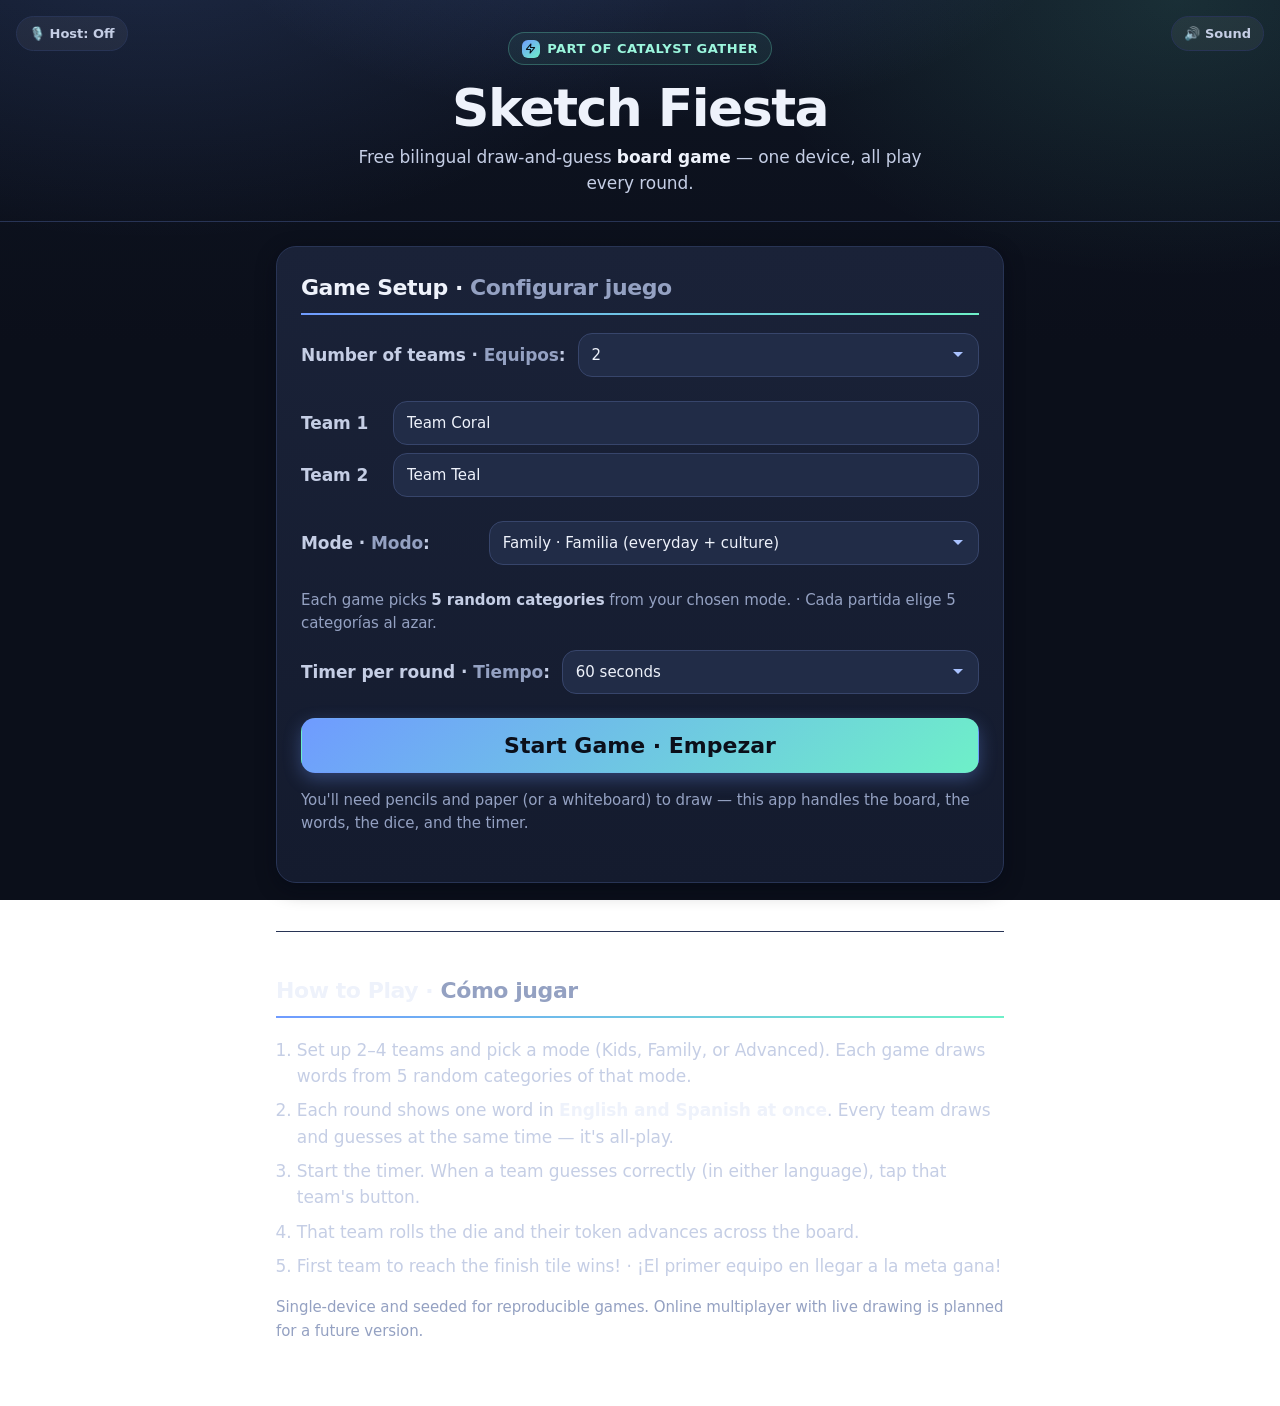
<file: index.html>
<!doctype html>
<html lang="en">
<head>
<meta charset="utf-8">
<meta name="viewport" content="width=device-width, initial-scale=1">
<title>Sketch Fiesta — Free English/Spanish Draw-and-Guess Board Game</title>
<meta name="description" content="Free bilingual draw-and-guess BOARD game for English and Spanish-speaking families. Move your team across the board, all-play rounds, words shown in both languages at once, seeded dice, built-in timer with sound.">
<meta property="og:type" content="website">
<meta property="og:url" content="https://tonatihuai2026.github.io/bilingual-pictionary-game/">
<meta property="og:title" content="Sketch Fiesta — Free English/Spanish Draw-and-Guess Board Game">
<meta property="og:description" content="Free bilingual draw-and-guess board game for mixed English/Spanish-speaking families. No account, no app store, runs in your browser.">
<meta name="twitter:card" content="summary">
<meta name="google-site-verification" content="vcQAwsOMbG5UuDanWVq7T7KQQGwqCF837cfBN2HMVBc" />
<meta name="google-adsense-account" content="ca-pub-8781477226668093">
<script async src="https://pagead2.googlesyndication.com/pagead/js/adsbygoogle.js?client=ca-pub-8781477226668093" crossorigin="anonymous"></script>
<script type="application/ld+json">
{
  "@context": "https://schema.org",
  "@type": "WebApplication",
  "name": "Sketch Fiesta",
  "url": "https://tonatihuai2026.github.io/bilingual-pictionary-game/",
  "applicationCategory": "GameApplication",
  "operatingSystem": "Any (runs in browser)",
  "description": "Free bilingual draw-and-guess board game for English and Spanish-speaking families. Move your team across the board, all-play rounds, words shown in both languages at once.",
  "offers": { "@type": "Offer", "price": "0", "priceCurrency": "USD" }
}
</script>
<link rel="stylesheet" href="styles.css">
<!-- Cloudflare Web Analytics --><script defer src="https://static.cloudflareinsights.com/beacon.min.js" data-cf-beacon='{"token": "37e136ad11054bb6b59179378878a5d6"}'></script><!-- End Cloudflare Web Analytics -->
</head>
<body>
<header>
  <a class="brand-tag" href="https://catalystgather.com/" aria-label="Part of Catalyst Gather">
    <span class="mark" aria-hidden="true">
      <svg viewBox="0 0 24 24" fill="none" stroke="currentColor" stroke-width="2.2" stroke-linecap="round" stroke-linejoin="round"><polygon points="13 2 3 14 12 14 11 22 21 10 12 10 13 2"/></svg>
    </span>
    Part of Catalyst Gather
  </a>
  <h1>Sketch Fiesta</h1>
  <p>Free bilingual draw-and-guess <strong>board game</strong> &mdash; one device, all play every round.</p>
  <button id="hostBtn" class="mute-btn host-btn" type="button" aria-pressed="false" aria-label="Toggle the AI voice host that reads the game aloud" title="Voice host reads the game aloud">🎙️ Host: Off</button>
  <button id="muteBtn" class="mute-btn" type="button" aria-pressed="false" title="Toggle sound">🔊 Sound</button>
</header>
<main>
  <!-- ============ SETUP ============ -->
  <section id="setup">
    <h2>Game Setup &middot; <span lang="es">Configurar juego</span></h2>
    <div class="setup-row">
      <label for="teamCount">Number of teams &middot; <span lang="es">Equipos</span>:</label>
      <select id="teamCount">
        <option value="2" selected>2</option>
        <option value="3">3</option>
        <option value="4">4</option>
      </select>
    </div>
    <div id="teamNames" class="team-names"></div>
    <div class="setup-row">
      <label for="mode">Mode &middot; <span lang="es">Modo</span>:</label>
      <select id="mode">
        <option value="kids">Kids &middot; Niños (simple, easy to draw)</option>
        <option value="family" selected>Family &middot; Familia (everyday + culture)</option>
        <option value="advanced">Advanced &middot; Avanzado (abstract, idioms)</option>
      </select>
    </div>
    <p class="hint">Each game picks <strong>5 random categories</strong> from your chosen mode. &middot; <span lang="es">Cada partida elige 5 categorías al azar.</span></p>
    <div class="setup-row">
      <label for="timerSeconds">Timer per round &middot; <span lang="es">Tiempo</span>:</label>
      <select id="timerSeconds">
        <option value="30">30 seconds</option>
        <option value="60" selected>60 seconds</option>
        <option value="90">90 seconds</option>
        <option value="120">2 minutes</option>
      </select>
    </div>
    <button id="startGame">Start Game &middot; <span lang="es">Empezar</span></button>
    <p class="hint">You'll need pencils and paper (or a whiteboard) to draw &mdash; this app handles the board, the words, the dice, and the timer.</p>
  </section>

  <!-- ============ GAME ============ -->
  <section id="game" style="display:none;">
    <div id="winBanner" class="win-banner" style="display:none;"></div>

    <!-- Slim round indicator (every round is all-play; active team color cue) -->
    <div id="roundBanner" class="round-chip">Round <span id="roundNumber">1</span></div>

    <!-- Phase tabs: Board | Secret Word | Timer -->
    <div class="phase-tabs" role="tablist" aria-label="Game phase">
      <button class="phase-tab" id="tabBoard" role="tab" data-phase="board" aria-selected="false">
        <span class="phase-tab-ico">🗺️</span>
        <span class="phase-tab-label">Board<span lang="es"> · Tablero</span></span>
      </button>
      <button class="phase-tab" id="tabWord" role="tab" data-phase="word" aria-selected="false">
        <span class="phase-tab-ico">🤫</span>
        <span class="phase-tab-label">Secret Word<span lang="es"> · Palabra</span></span>
      </button>
      <button class="phase-tab" id="tabTimer" role="tab" data-phase="timer" aria-selected="false">
        <span class="phase-tab-ico">⏱️</span>
        <span class="phase-tab-label">Timer<span lang="es"> · Tiempo</span></span>
      </button>
    </div>

    <!-- ---- Phase: Board ---- -->
    <div class="phase-view" id="phaseBoard" data-phase="board" role="tabpanel" hidden>
      <h2 class="phase-heading">Board &middot; <span lang="es">Tablero</span>
        <button type="button" class="info-btn" aria-label="About the board" data-info="Track each team's token. The active phase auto-follows the game flow — tap a tab anytime to look around.">ⓘ</button>
      </h2>
      <div id="activeCategories" class="active-cats" aria-label="Active categories this game"></div>

      <!-- Round resolution on the Board: roll the dice, move the winning token.
           Kept ABOVE the board so the "what's next" control is visible without
           scrolling on a phone (item 12). -->
      <div id="rollCard" class="roll-card" hidden>
        <p id="rollWinner" class="roll-winner" aria-live="polite"></p>
        <div id="rollDie" class="roll-die" aria-hidden="true">🎲</div>
        <button id="rollDiceBtn" type="button" class="roll-dice-btn">🎲 Roll dice &middot; <span lang="es">Tira el dado</span></button>
        <div id="rollOutcome" class="roll-result" aria-live="polite"></div>
        <button id="boardNextRound" class="secondary board-next-round" type="button" hidden>Next word &middot; <span lang="es">Siguiente palabra</span></button>
      </div>

      <div id="board" class="board" aria-label="Game board"></div>
    </div>

    <!-- ---- Phase: Secret Word ---- -->
    <div class="phase-view" id="phaseWord" data-phase="word" role="tabpanel" hidden>
      <h2 class="phase-heading">Secret Word &middot; <span lang="es">Palabra secreta</span>
        <button type="button" class="info-btn" aria-label="About the secret word" data-info="Drawer only — take the device privately. Hold to reveal, then draw. Both languages count when you guess! · Solo quien dibuja.">ⓘ</button>
      </h2>
      <div class="word-card">
        <p class="cat-tag">Category &middot; <span lang="es">Categoría</span>: <span id="wordCat">—</span></p>
        <div class="word-row">
          <span class="lang-label">EN</span>
          <span id="wordEn" class="word">???</span>
        </div>
        <div class="word-row">
          <span class="lang-label">ES</span>
          <span id="wordEs" class="word">???</span>
        </div>
        <button id="revealBtn" class="reveal-btn" type="button" aria-pressed="false">
          👁️ Hold to reveal &middot; <span lang="es">Mantén para ver</span>
        </button>

        <!-- Pre-roll: device-handoff countdown that starts the round timer -->
        <button id="wordStartTimer" class="word-start-timer" type="button">
          ▶ Start Timer &middot; <span lang="es">Iniciar cronómetro</span>
        </button>
        <div id="preroll" class="preroll" hidden aria-live="assertive">
          <p class="preroll-label">Get ready! &middot; <span lang="es">¡Prepárate!</span></p>
          <div id="prerollCount" class="preroll-count">5</div>
          <button id="prerollCancel" class="secondary preroll-cancel" type="button">Cancel &middot; <span lang="es">Cancelar</span></button>
        </div>
      </div>
    </div>

    <!-- ---- Phase: Timer ---- -->
    <div class="phase-view" id="phaseTimer" data-phase="timer" role="tabpanel" hidden>
      <h2 class="phase-heading">Timer &middot; <span lang="es">Cronómetro</span></h2>
      <div class="timer-card">
        <div id="timerDisplay" class="timer-display">01:00</div>
        <button id="startTimer">Start Timer &middot; <span lang="es">Iniciar</span></button>
        <button class="secondary" id="resetTimer">Reset</button>
      </div>

      <!-- Resolve: who won this round -->
      <div class="resolve-card">
        <h3 id="resolveHeading">Who guessed first? &middot; <span lang="es">¿Quién adivinó primero?</span>
          <button type="button" class="info-btn" aria-label="About scoring" data-info="Tap the team that guessed it first — you'll head to the board to roll the die and move their token.">ⓘ</button>
        </h3>
        <div id="resolveButtons" class="resolve-buttons"></div>
        <div id="rollResult" class="roll-result" aria-live="polite"></div>
      </div>

      <button class="secondary" id="nextRound">Next word &middot; <span lang="es">Siguiente palabra</span></button>
    </div>

    <button class="secondary" id="endGame">End Game / New Setup</button>
  </section>

  <!-- ============ RULES ============ -->
  <section class="rules">
    <h2>How to Play &middot; <span lang="es">Cómo jugar</span></h2>
    <ol>
      <li>Set up 2&ndash;4 teams and pick a mode (Kids, Family, or Advanced). Each game draws words from 5 random categories of that mode.</li>
      <li>Each round shows one word in <strong>English and Spanish at once</strong>. Every team draws and guesses at the same time &mdash; it's all-play.</li>
      <li>Start the timer. When a team guesses correctly (in either language), tap that team's button.</li>
      <li>That team rolls the die and their token advances across the board.</li>
      <li>First team to reach the finish tile wins! &middot; <span lang="es">¡El primer equipo en llegar a la meta gana!</span></li>
    </ol>
    <p>Single-device and seeded for reproducible games. Online multiplayer with live drawing is planned for a future version.</p>
  </section>
</main>
<script src="lib/rng.js"></script>
<script src="lib/game.js"></script>
<script src="lib/turn.js"></script>
<script src="lib/host.js"></script>
<script src="lib/voicekeys.js"></script>
<script src="words.js"></script>
<script src="app.js"></script>
</body>
</html>
</file>
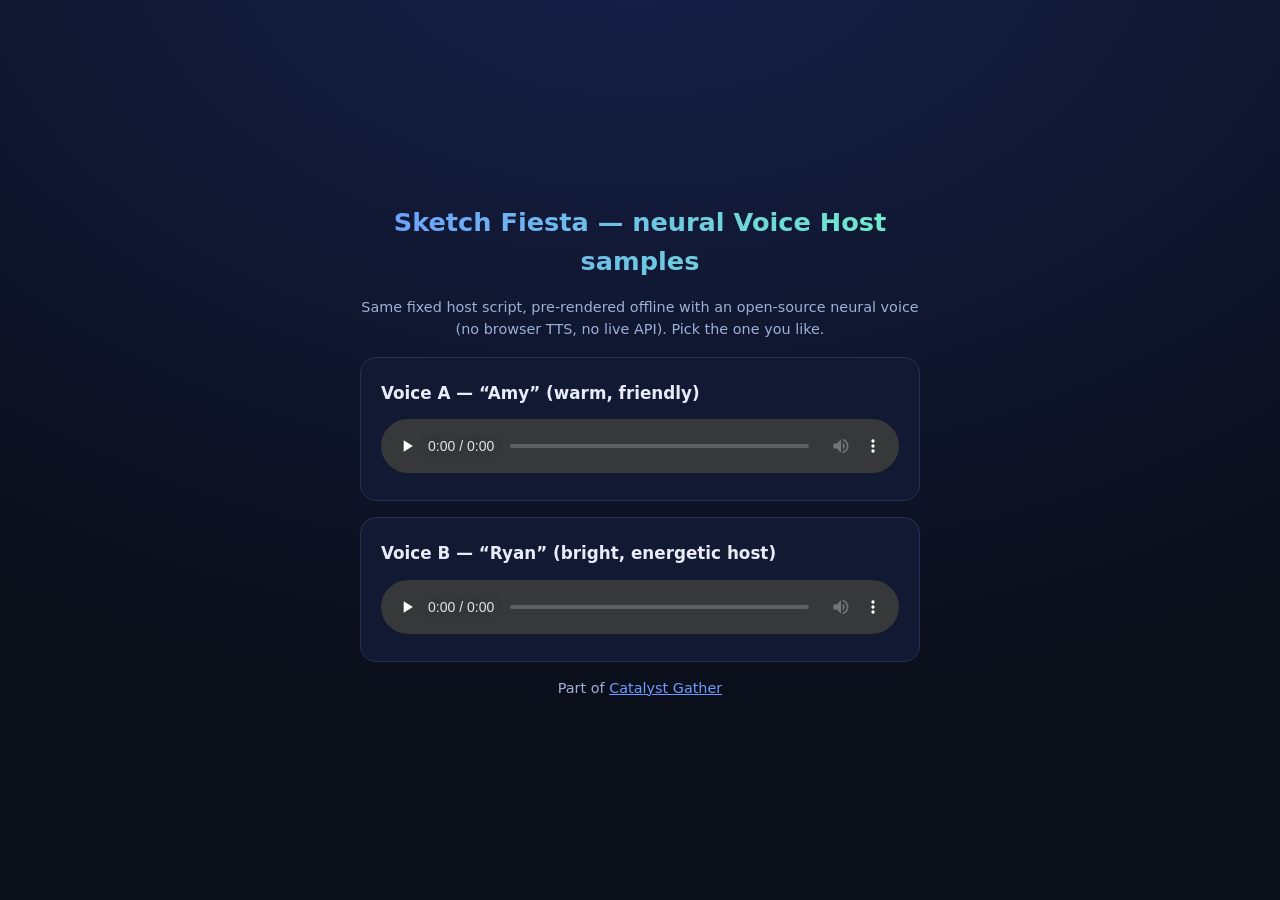
<file: voice-samples/index.html>
<!doctype html><html lang="en"><head><meta charset="utf-8">
<meta name="viewport" content="width=device-width,initial-scale=1">
<title>Sketch Fiesta — Voice Host samples</title>
<style>:root{color-scheme:dark}body{margin:0;min-height:100vh;display:grid;place-items:center;
background:radial-gradient(1200px 800px at 50% -10%,#16204a,#0b0f1a);color:#e8ecf8;
font:16px/1.5 -apple-system,Inter,system-ui,sans-serif}main{max-width:560px;padding:32px;text-align:center}
h1{font-size:1.6rem;background:linear-gradient(90deg,#6f9bff,#6ef0c8);-webkit-background-clip:text;background-clip:text;color:transparent}
.card{background:#121a33;border:1px solid #243056;border-radius:16px;padding:20px;margin:16px 0;text-align:left}
.card h2{margin:.2rem 0;font-size:1.05rem}.muted{color:#9fb0d6;font-size:.9rem}audio{width:100%;margin-top:10px}</style>
</head><body><main>
<h1>Sketch Fiesta — neural Voice Host samples</h1>
<p class="muted">Same fixed host script, pre-rendered offline with an open-source neural voice (no browser TTS, no live API). Pick the one you like.</p>
<div class="card"><h2>Voice A — “Amy” (warm, friendly)</h2><audio controls preload="none" src="host-sample-amy.m4a"></audio></div>
<div class="card"><h2>Voice B — “Ryan” (bright, energetic host)</h2><audio controls preload="none" src="host-sample-ryan.m4a"></audio></div>
<p class="muted">Part of <a style="color:#6f9bff" href="/">Catalyst Gather</a></p>
</main></body></html>
</file>
<file: styles.css>
/* ===== Sketch Fiesta — Catalyst Gather design system =====
   Visual layer only. Tokens mirror the Catalyst Gather portal (root-hub-site):
   deep-indigo bg, layered surfaces, periwinkle + mint accents, Inter, modular
   type scale, spacing rhythm, radii, shadow tiers. Game logic is untouched —
   the JS-driven team/category colors arrive as inline styles and still win. */
:root {
  /* Palette: cohesive deep-indigo arcade with mint + periwinkle accents */
  --bg:#0b0f1a;
  --bg-2:#0e1422;
  --surface:#141b2e;
  --surface-2:#1a2238;
  --surface-3:#212c47;
  --border:#283455;
  --border-strong:#37456b;

  --text:#eef2fb;
  --text-soft:#c5cee5;
  --muted:#94a1c2;

  --accent:#6f9bff;       /* periwinkle */
  --accent-ink:#a9c2ff;
  --accent-2:#6ef0c8;     /* mint */
  --accent-2-ink:#9bf6dd;

  /* Type scale (modular ~1.2) */
  --f-0:.8125rem;   /* 13px */
  --f-1:.9375rem;   /* 15px */
  --f-2:1.0625rem;  /* 17px */
  --f-3:1.375rem;   /* 22px */
  --f-4:1.85rem;
  --f-5:clamp(2.1rem,5vw,3.25rem);

  /* Spacing scale */
  --s-1:.25rem; --s-2:.5rem; --s-3:.75rem; --s-4:1rem; --s-5:1.5rem;
  --s-6:2rem; --s-7:3rem; --s-8:4rem;

  --radius:14px;
  --radius-lg:20px;
  --radius-pill:999px;

  --shadow-1:0 1px 2px rgba(2,6,20,.4);
  --shadow-2:0 6px 20px rgba(2,6,20,.45);
  --shadow-3:0 18px 44px rgba(2,6,20,.55);
  --ring:0 0 0 3px rgba(111,155,255,.45);

  --font:"Inter var","Inter","Segoe UI",system-ui,-apple-system,sans-serif;
  --maxw:760px;
  --tap:44px;            /* minimum touch target */

  /* ----- legacy adapter: keep app.js-referenced names mapped to the new system.
     app.js sets --round-color inline per active team; default it to periwinkle. */
  --round-color:var(--accent);
  --ds-primary:var(--accent);
  --ds-accent:var(--accent-2);
  --ds-ink:var(--text);
  --ds-surface:var(--surface-2);
}

* { box-sizing: border-box; }
html { -webkit-text-size-adjust: 100%; }

body {
  margin: 0;
  font-family: var(--font);
  color: var(--text);
  line-height: 1.55;
  font-size: var(--f-2);
  letter-spacing: -.005em;
  min-height: 100vh;
  background:
    radial-gradient(900px 520px at 12% -8%,rgba(111,155,255,.16),transparent 60%),
    radial-gradient(760px 480px at 92% 0%,rgba(110,240,200,.12),transparent 58%),
    linear-gradient(180deg,var(--bg-2),var(--bg) 38%);
  background-attachment: fixed;
  -webkit-font-smoothing: antialiased;
  text-rendering: optimizeLegibility;
}

a { color: var(--accent-ink); }

/* ===== Header ===== */
header {
  position: relative;
  text-align: center;
  padding: var(--s-6) var(--s-4) var(--s-5);
  border-bottom: 1px solid var(--border);
  background:
    radial-gradient(620px 300px at 50% -40%,rgba(111,155,255,.18),transparent 70%);
}
header h1 {
  margin: 0 0 var(--s-2);
  font-size: var(--f-5);
  font-weight: 800;
  line-height: 1.05;
  letter-spacing: -.03em;
}
header p {
  margin: 0 auto;
  max-width: 36rem;
  font-size: var(--f-2);
  color: var(--text-soft);
}
header p strong { color: var(--text); font-weight: 700; }

/* "part of Catalyst Gather" tag */
.brand-tag {
  display: inline-flex; align-items: center; gap: .45rem;
  margin: 0 0 var(--s-4);
  font-size: var(--f-0); font-weight: 600;
  letter-spacing: .04em; text-transform: uppercase;
  color: var(--accent-2-ink);
  padding: .35rem .8rem;
  border: 1px solid rgba(110,240,200,.28);
  border-radius: var(--radius-pill);
  background: rgba(110,240,200,.07);
  text-decoration: none;
}
.brand-tag:hover { border-color: rgba(110,240,200,.5); color: var(--accent-2); }
.brand-tag .mark {
  display: grid; place-items: center; width: 18px; height: 18px; border-radius: 6px;
  background: linear-gradient(140deg,var(--accent),var(--accent-2)); color: #0b0f1a;
}
.brand-tag .mark svg { width: 11px; height: 11px; }

main { max-width: var(--maxw); margin: 0 auto; padding: var(--s-5) var(--s-4) var(--s-7); }

/* ===== Headings ===== */
h2 {
  color: var(--text);
  font-size: var(--f-3); font-weight: 700; letter-spacing: -.02em;
  padding-bottom: var(--s-2);
  border-bottom: 2px solid transparent;
  border-image: linear-gradient(90deg,var(--accent),var(--accent-2)) 1;
}
h2 span[lang="es"] { color: var(--muted); font-weight: 600; }
h3 { color: var(--text); margin-bottom: var(--s-2); font-size: var(--f-2); font-weight: 700; }
h3 span[lang="es"] { color: var(--muted); font-weight: 600; }

/* ===== Setup ===== */
#setup {
  background: linear-gradient(180deg,var(--surface-2),var(--surface));
  border: 1px solid var(--border);
  border-radius: var(--radius-lg);
  box-shadow: var(--shadow-2);
  padding: var(--s-5) var(--s-5) var(--s-6);
  margin-bottom: var(--s-5);
}
#setup h2 { margin-top: 0; }

.setup-row { display: flex; align-items: center; gap: var(--s-3); margin-bottom: var(--s-5); flex-wrap: wrap; }
.setup-row label { min-width: 11rem; font-weight: 600; color: var(--text-soft); }
.setup-row label span[lang="es"] { color: var(--muted); }

.setup-row select,
.team-name-input input {
  flex: 1; min-width: 9rem; min-height: var(--tap);
  padding: .6rem .8rem; font-size: var(--f-1); font-family: inherit;
  color: var(--text);
  background: var(--surface-3);
  border: 1px solid var(--border-strong);
  border-radius: var(--radius);
  transition: border-color .15s ease, box-shadow .15s ease;
}
.setup-row select {
  padding-right: 2.2rem; cursor: pointer;
  -webkit-appearance: none; appearance: none;
  background-image: url("data:image/svg+xml,%3Csvg xmlns='http://www.w3.org/2000/svg' width='12' height='8' viewBox='0 0 12 8'%3E%3Cpath fill='%23a9c2ff' d='M1 1l5 5 5-5'/%3E%3C/svg%3E");
  background-repeat: no-repeat; background-position: right .85rem center;
}
.setup-row select:hover,
.team-name-input input:hover { border-color: #43528a; }
.setup-row select:focus-visible,
.team-name-input input:focus-visible {
  outline: none; border-color: var(--accent); box-shadow: var(--ring);
}

.team-names { margin-bottom: var(--s-5); }
.team-name-input { display: flex; align-items: center; gap: var(--s-3); margin-bottom: var(--s-2); }
.team-name-input label { min-width: 5rem; font-weight: 600; color: var(--text-soft); }

/* ===== Buttons ===== */
button {
  background: var(--surface-3);
  color: var(--text);
  border: 1px solid var(--border-strong);
  border-radius: var(--radius);
  font-weight: 700; font-family: inherit;
  min-height: var(--tap); padding: .65rem 1.3rem; font-size: var(--f-1); cursor: pointer;
  margin-right: var(--s-2); margin-bottom: var(--s-2);
  box-shadow: var(--shadow-1);
  transition: transform .08s ease, box-shadow .15s ease, border-color .15s ease, background-color .15s ease, opacity .15s ease;
}
button:hover { border-color: var(--border-strong); box-shadow: var(--shadow-2); transform: translateY(-1px); }
button:active { transform: translateY(0); opacity: .92; }

/* primary = periwinkle->mint gradient */
.btn-primary,
#startGame, .roll-dice-btn, .word-start-timer {
  background: linear-gradient(140deg,var(--accent),var(--accent-2));
  color: #0b0f1a; border-color: transparent;
  box-shadow: 0 6px 18px rgba(111,155,255,.32);
}
.btn-primary:hover,
#startGame:hover, .roll-dice-btn:hover, .word-start-timer:hover {
  filter: brightness(1.05); box-shadow: 0 10px 26px rgba(111,155,255,.4);
}

button.secondary {
  background: rgba(255,255,255,.02); color: var(--accent-ink);
  border-color: var(--border-strong); box-shadow: none;
}
button.secondary:hover { background: rgba(255,255,255,.06); color: var(--text); box-shadow: none; }
button:focus-visible { outline: 2px solid var(--accent); outline-offset: 2px; box-shadow: var(--ring); }

/* Start Game: the one primary CTA on setup */
#startGame {
  display: block; width: 100%; margin-right: 0; margin-top: var(--s-3);
  font-size: var(--f-3); padding: .85rem 1.3rem;
}

.hint { font-size: var(--f-1); color: var(--muted); margin-top: var(--s-4); }
.hint strong { color: var(--text-soft); }
.hint span[lang="es"] { color: var(--muted); }

/* ===== Cards (word / timer / roll / resolve) ===== */
.word-card, .timer-card, .roll-card, .resolve-card {
  background: linear-gradient(180deg,var(--surface-2),var(--surface));
  border: 1px solid var(--border);
  border-radius: var(--radius-lg);
  box-shadow: var(--shadow-2);
  padding: var(--s-5);
  margin-bottom: var(--s-4);
  text-align: center;
}

/* ===== Word card ===== */
.word-card { border-top: 3px solid; border-image: linear-gradient(90deg,var(--accent),var(--accent-2)) 1; }
.word-row {
  display: flex; align-items: center; gap: var(--s-3);
  max-width: 24rem; margin: 0 auto var(--s-2); padding: var(--s-2) 0;
}
.word-row + .word-row { border-top: 1px dashed var(--border); }
.lang-label {
  flex: 0 0 auto; width: 2.6rem; text-align: center;
  font-size: var(--f-0); font-weight: 800; letter-spacing: .04em;
  color: #0b0f1a; background: linear-gradient(140deg,var(--accent),var(--accent-2));
  border-radius: 7px; padding: .25rem 0;
}
.word {
  flex: 1; text-align: left; font-size: clamp(1.5rem, 6vw, 2rem); font-weight: 800;
  line-height: 1.2; letter-spacing: -.01em;
  filter: blur(9px); user-select: none; transition: filter .12s ease;
}
.word.revealed { filter: none; user-select: text; }
.word-card .hint { text-align: center; margin: var(--s-2) 0 var(--s-3); }

.timer-display {
  font-size: clamp(2.6rem,12vw,3.4rem); font-weight: 800;
  font-family: ui-monospace, "SF Mono", Menlo, monospace;
  margin: var(--s-2) 0 var(--s-3); color: var(--accent-2-ink);
  letter-spacing: .02em; font-variant-numeric: tabular-nums;
}

/* ===== Rules ===== */
.rules {
  margin-top: var(--s-7);
  padding-top: var(--s-5);
  border-top: 1px solid var(--border);
  color: var(--text-soft);
}
.rules ol { padding-left: 1.3rem; }
.rules li { margin-bottom: var(--s-2); }
.rules strong { color: var(--text); }
.rules p { color: var(--muted); font-size: var(--f-1); }

/* ===== Mute button (header) ===== */
.mute-btn {
  position: absolute; top: var(--s-4); right: var(--s-4);
  background: rgba(255,255,255,.05); color: var(--text-soft);
  border: 1px solid var(--border); box-shadow: none;
  min-height: 2.2rem; padding: .35rem .75rem; font-size: var(--f-0); margin: 0;
  border-radius: var(--radius-pill);
}
.mute-btn:hover { background: rgba(255,255,255,.1); color: var(--text); box-shadow: none; transform: none; }

/* Voice Host toggle — sits to the LEFT of the mute button (header, mobile-first).
   Opt-in: default Off; the On state lights up the mint accent. */
.host-btn { right: auto; left: var(--s-4); }
.host-btn[aria-pressed="true"] {
  background: rgba(110,240,200,.16);
  border-color: var(--accent-2);
  color: var(--accent-2-ink);
}
.host-btn:disabled { opacity: .5; cursor: not-allowed; }

/* ===== Win banner ===== */
.win-banner {
  background: linear-gradient(140deg,rgba(111,155,255,.22),rgba(110,240,200,.18));
  border: 1px solid var(--border-strong);
  color: var(--text);
  border-radius: var(--radius-lg); box-shadow: var(--shadow-3);
  padding: var(--s-4); text-align: center; font-size: var(--f-3); font-weight: 700;
  margin-bottom: var(--s-4);
  animation: pop .35s ease;
}
.win-banner strong { color: var(--accent-2-ink); }
@keyframes pop { 0% { transform: scale(.85); opacity: 0; } 100% { transform: scale(1); opacity: 1; } }

/* ===== Active categories (Board view) ===== */
.active-cats {
  display: flex; flex-wrap: wrap; align-items: center; gap: var(--s-2);
  margin: var(--s-1) 0 var(--s-4);
}
.active-cats:empty { display: none; }
.active-cats-label { font-size: var(--f-0); font-weight: 700; color: var(--muted); margin-right: .15rem; }
/* app.js sets border-color + color inline per category; we provide the chrome. */
.cat-chip {
  display: inline-block; font-size: var(--f-0); font-weight: 600;
  color: var(--text-soft); background: rgba(255,255,255,.03);
  border: 1px solid var(--border-strong);
  border-radius: var(--radius-pill); padding: .22rem .7rem;
}

/* ===== Board ===== */
.board {
  display: grid;
  grid-template-columns: repeat(4, 1fr);
  gap: var(--s-2); margin: var(--s-2) 0 var(--s-5);
}
.tile {
  position: relative; min-height: 66px;
  background: var(--surface-2);
  border: 1px solid var(--border);
  border-radius: var(--radius);
  box-shadow: var(--shadow-1);
  padding: .4rem; display: flex; flex-direction: column; justify-content: space-between;
  transition: box-shadow .15s ease, border-color .15s ease, transform .08s ease;
}
.tile-start { border-color: var(--accent); }
.tile-finish { border-color: var(--accent-2); background: rgba(110,240,200,.08); }
.tile-active {
  border-color: var(--accent);
  box-shadow: var(--ring);
  transform: translateY(-2px);
}
.tile-num { font-size: var(--f-0); font-weight: 800; color: var(--accent-ink); }
.tile-cat { font-size: .62rem; text-transform: uppercase; letter-spacing: .03em; color: var(--muted); }
.tile-tokens { display: flex; flex-wrap: wrap; gap: 2px; min-height: 18px; }
/* app.js sets token background-color inline (team color). */
.token {
  width: 19px; height: 19px; border-radius: 50%; color: #0b0f1a;
  font-size: .7rem; font-weight: 800; line-height: 19px; text-align: center;
  box-shadow: 0 1px 3px rgba(2,6,20,.5);
}

/* ===== Board roll card ===== */
.roll-card {
  border-top: 3px solid; border-image: linear-gradient(90deg,var(--accent),var(--accent-2)) 1;
  margin: var(--s-1) 0 var(--s-5);
  animation: pop .3s ease;
}
.roll-card[hidden] { display: none; }
.roll-winner { margin: 0 0 var(--s-2); font-size: var(--f-2); color: var(--text-soft); }
.roll-die {
  font-size: 3.4rem; line-height: 1; margin: var(--s-1) auto var(--s-3);
  display: inline-block; transform-origin: 50% 50%;
}
.roll-die.rolling { animation: dice-roll .35s linear infinite; }
@keyframes dice-roll {
  0%   { transform: rotate(0deg)   scale(1); }
  50%  { transform: rotate(180deg) scale(1.18); }
  100% { transform: rotate(360deg) scale(1); }
}
.roll-dice-btn {
  display: block; width: 100%; margin: 0 0 var(--s-1);
  font-size: var(--f-3); padding: .8rem 1rem;
}
.roll-dice-btn:disabled { opacity: .5; cursor: not-allowed; transform: none; box-shadow: none; filter: none; }
.roll-dice-btn[hidden] { display: none; }
.board-next-round { display: block; width: 100%; margin: var(--s-3) 0 0; }
.board-next-round[hidden] { display: none; }
.token-moved { animation: token-pop .6s ease; }
@keyframes token-pop {
  0%   { transform: scale(1); box-shadow: 0 1px 3px rgba(2,6,20,.5); }
  35%  { transform: scale(1.9); box-shadow: 0 0 0 4px rgba(111,155,255,.5); }
  100% { transform: scale(1); box-shadow: 0 1px 3px rgba(2,6,20,.5); }
}

/* ===== Category tag on word card ===== */
.cat-tag { font-size: var(--f-0); color: var(--muted); margin: 0 0 var(--s-2); }
.cat-tag #wordCat { font-weight: 700; color: var(--accent-2-ink); text-transform: capitalize; }

/* ===== Timer warning ===== */
.timer-warn { color: #ff9b8a !important; animation: pulse .5s ease infinite alternate; }
@keyframes pulse { from { transform: scale(1); } to { transform: scale(1.08); } }

/* ===== Resolve (who guessed first) ===== */
.resolve-card { border-top: 3px solid var(--accent); }
.resolve-buttons { display: flex; flex-wrap: wrap; gap: var(--s-2); justify-content: center; }
/* app.js sets borderColor inline (team color). */
.resolve-buttons button {
  flex: 1 1 8rem; margin: 0;
  background: rgba(255,255,255,.02); color: var(--text);
  border-width: 2px;
}
.resolve-buttons button:hover { background: rgba(255,255,255,.07); }
.resolve-buttons button:disabled { opacity: .4; cursor: not-allowed; transform: none; box-shadow: none; }
.roll-result { margin-top: var(--s-3); font-size: var(--f-2); min-height: 1.4rem; color: var(--text-soft); }
.roll-result strong { color: var(--text); }

#nextRound, #endGame { display: block; width: 100%; margin-right: 0; }
#endGame { margin-top: var(--s-5); }

/* ===== Round indicator (slim chip; active-team color cue) ===== */
.round-chip {
  display: inline-block; margin-bottom: var(--s-3);
  font-size: var(--f-0); font-weight: 800; letter-spacing: .06em; text-transform: uppercase;
  color: #0b0f1a;
  background: var(--round-color);   /* set inline per active team by app.js */
  border-radius: var(--radius-pill); padding: .25rem .8rem;
  box-shadow: var(--shadow-1);
}

/* ===== Info bubbles ===== */
.info-btn {
  background: transparent; color: var(--accent-ink); border: none; box-shadow: none;
  min-height: auto; padding: 0 .15rem; margin: 0 0 0 .35rem;
  font-size: 1rem; line-height: 1; vertical-align: middle; cursor: pointer;
  opacity: .75;
}
.info-btn:hover { background: transparent; box-shadow: none; transform: none; opacity: 1; color: var(--accent-2-ink); }
.info-pop {
  display: block; margin: var(--s-2) 0 var(--s-3); padding: .6rem .8rem;
  font-size: var(--f-1); font-weight: 400; font-style: normal; line-height: 1.45;
  color: var(--text-soft); text-transform: none; letter-spacing: normal;
  text-align: left;
  background: rgba(111,155,255,.08);
  border: 1px solid var(--border-strong);
  border-radius: var(--radius);
  animation: pop .2s ease;
}

/* ===== Phase tabs ===== */
.phase-tabs {
  display: grid; grid-template-columns: repeat(3, 1fr); gap: var(--s-2);
  margin-bottom: var(--s-4);
  position: sticky; top: 0; z-index: 5;
  background: linear-gradient(180deg,var(--bg-2),rgba(14,20,34,.85));
  padding: var(--s-2) 0;
  backdrop-filter: blur(8px);
}
.phase-tab {
  margin: 0; flex: 1; min-height: 3.4rem;
  display: flex; flex-direction: column; align-items: center; justify-content: center; gap: .1rem;
  background: var(--surface-2); color: var(--text-soft);
  border: 1px solid var(--border);
  box-shadow: var(--shadow-1); font-size: var(--f-1); line-height: 1.1;
  padding: .35rem .25rem;
}
.phase-tab:hover { transform: none; border-color: var(--border-strong); color: var(--text); }
.phase-tab .phase-tab-ico { font-size: 1.25rem; }
.phase-tab .phase-tab-label span[lang="es"] { opacity: .65; font-size: .72rem; }
.phase-tab.active {
  background: linear-gradient(140deg,rgba(111,155,255,.22),rgba(110,240,200,.14));
  color: var(--text); border-color: var(--accent);
  box-shadow: var(--ring);
}
.phase-tab.active .phase-tab-label span[lang="es"] { opacity: .85; }

.phase-view[hidden] { display: none; }
.phase-heading {
  margin-top: 0;
  border-bottom: 2px solid; border-image: linear-gradient(90deg,var(--accent),var(--accent-2)) 1;
}

/* ===== Hold-to-reveal button ===== */
.reveal-btn {
  display: block; width: 100%; margin: var(--s-3) 0 var(--s-1);
  font-size: var(--f-2); padding: .8rem 1rem;
  background: var(--surface-3); color: var(--text); border-color: var(--border-strong);
  touch-action: none; -webkit-user-select: none; user-select: none;
}
.reveal-btn.revealing {
  background: linear-gradient(140deg,var(--accent),var(--accent-2)); color: #0b0f1a;
  border-color: transparent; box-shadow: var(--ring);
}

/* ===== Secret Word pre-roll (device-handoff countdown) ===== */
.word-start-timer {
  display: block; width: 100%; margin: var(--s-4) 0 var(--s-1);
  font-size: var(--f-3); padding: .85rem 1rem;
}
.preroll {
  display: block;
  margin: var(--s-4) 0 var(--s-1); padding: var(--s-4); text-align: center;
  background: rgba(111,155,255,.08);
  border: 1px solid var(--accent);
  border-radius: var(--radius-lg);
}
.preroll[hidden] { display: none; }
.word-start-timer[hidden] { display: none; }
.preroll-label { margin: 0 0 var(--s-1); font-weight: 600; color: var(--text-soft); }
.preroll-label span[lang="es"] { color: var(--muted); }
.preroll-count {
  font-size: 4rem; line-height: 1; font-weight: 800; font-variant-numeric: tabular-nums;
  color: var(--accent-2-ink); margin: var(--s-1) 0 var(--s-3);
}
.preroll-cancel { margin: 0 auto; }

/* ===== Global focus ring ===== */
:focus-visible { outline: 2px solid var(--accent); outline-offset: 2px; border-radius: 6px; }

@media (max-width: 480px) {
  .setup-row label { min-width: 100%; }
  .setup-row select { width: 100%; flex-basis: 100%; }
  .board { grid-template-columns: repeat(3, 1fr); }
  #endGame { display: block; width: 100%; margin-right: 0; }
  .phase-tab { font-size: var(--f-0); }
  .phase-tab .phase-tab-label span[lang="es"] { display: none; }
}

@media (prefers-reduced-motion: reduce) {
  * { transition: none !important; animation: none !important; }
}
</file>
